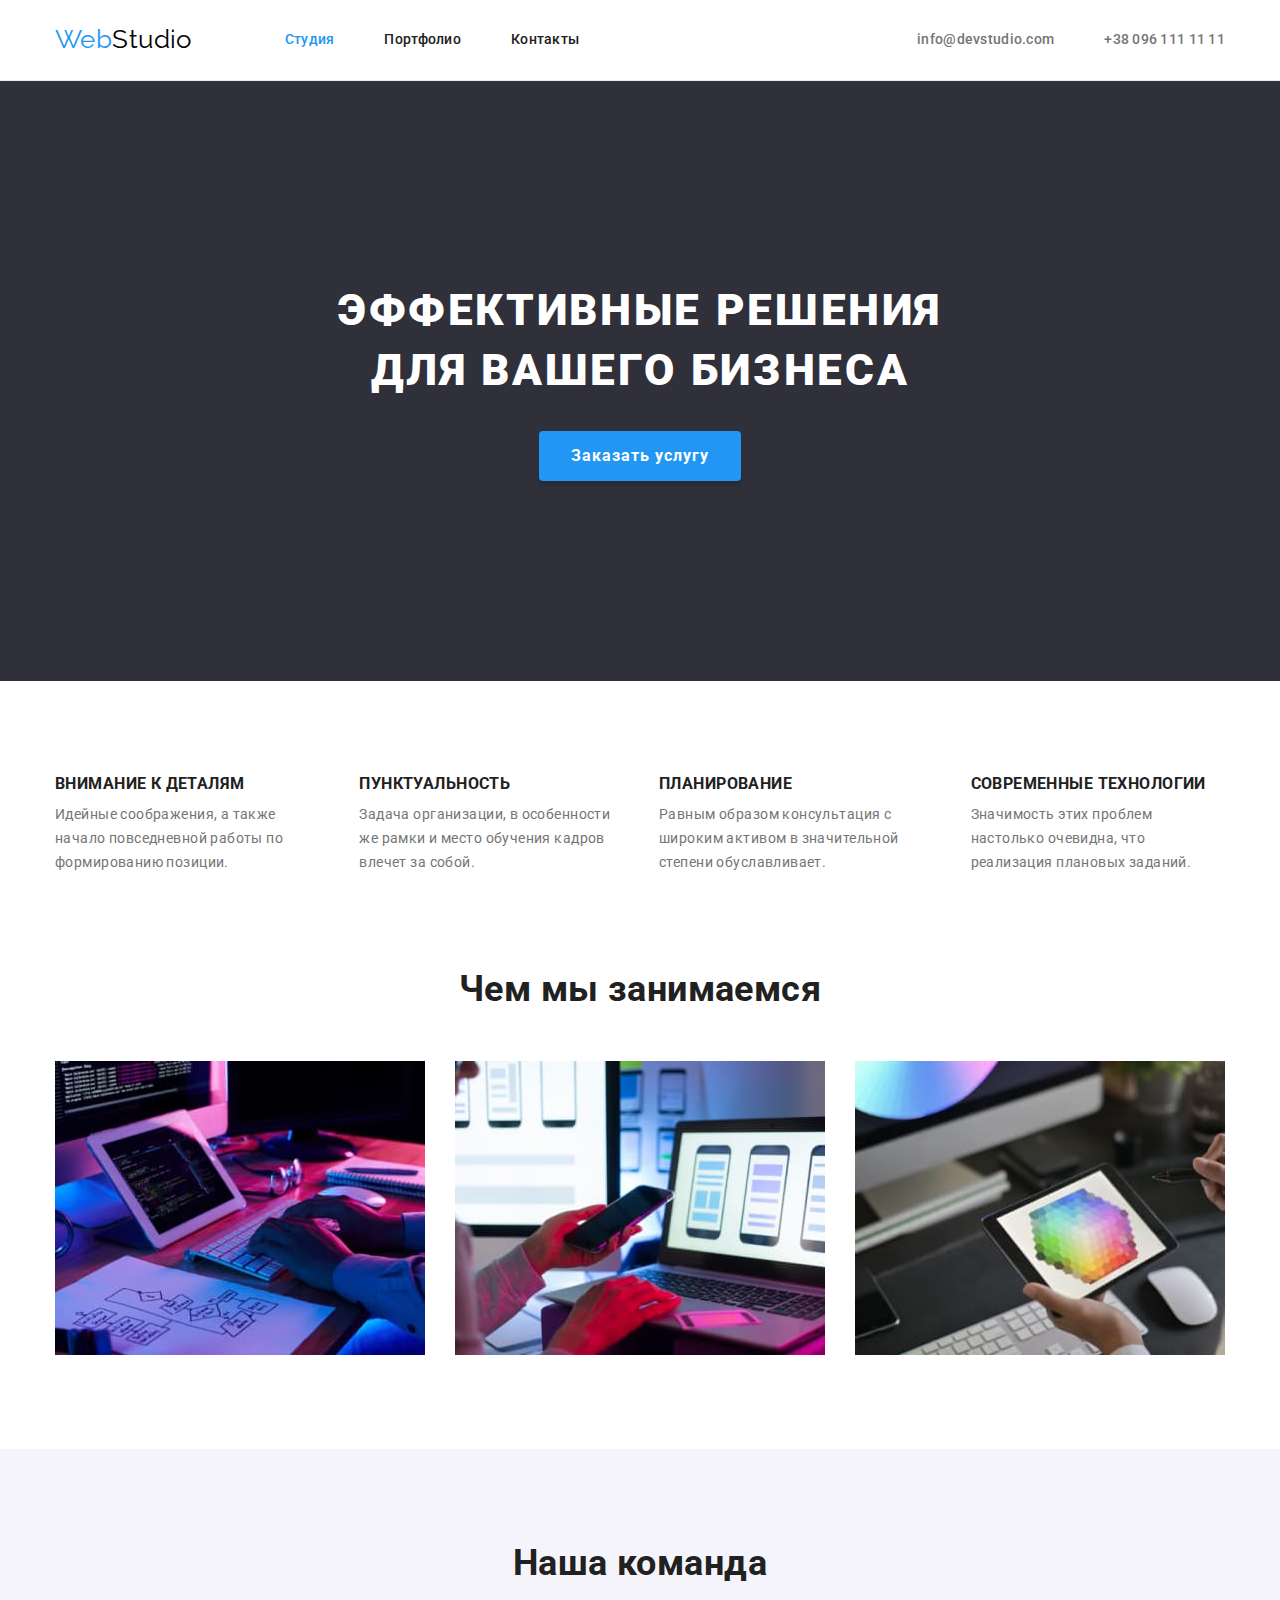
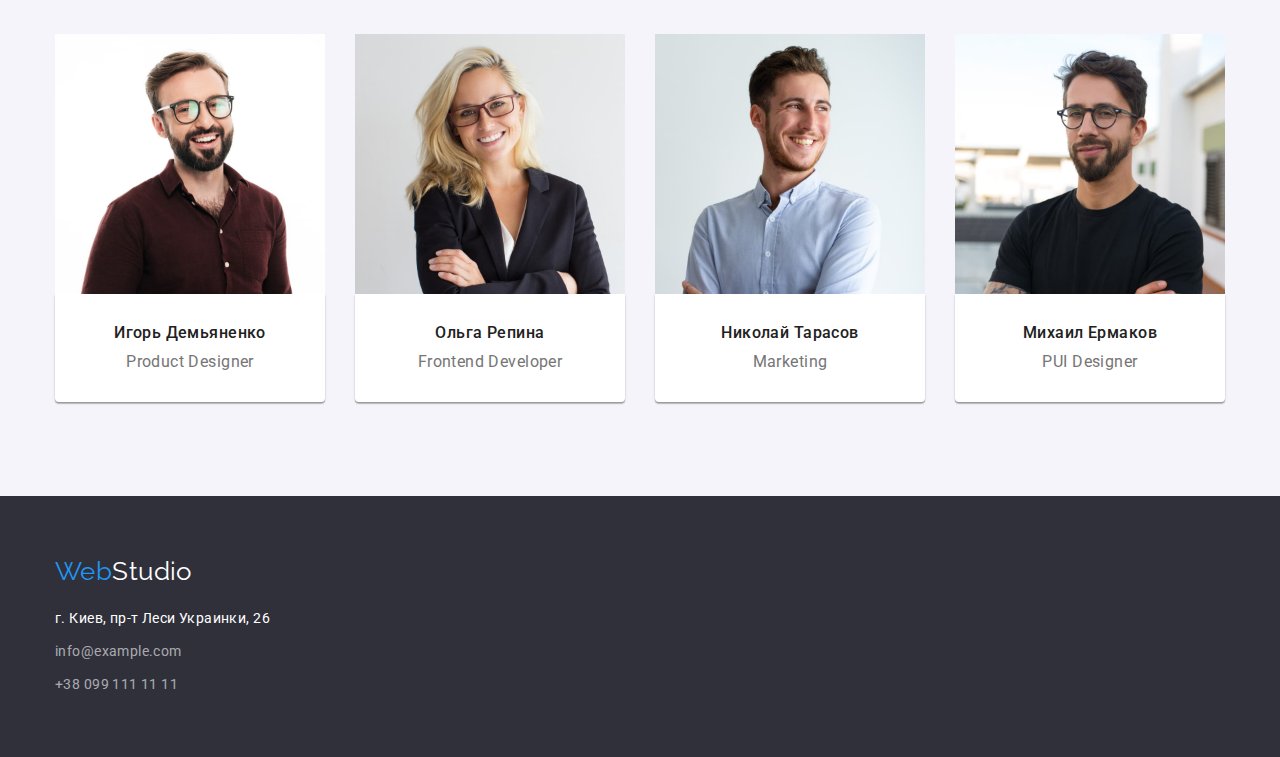
<file: index.html>
<!DOCTYPE html>
<html lang="ru">
  <head>
    <meta charset="UTF-8" />
    <meta http-equiv="X-UA-Compatible" content="IE=edge" />
    <meta name="viewport" content="width=device-width, initial-scale=1.0" />
    <title lang="en">WebStudio</title>
    <link
      rel="stylesheet"
      href="https://cdn.jsdelivr.net/npm/modern-normalize@1.1.0/modern-normalize.min.css"
    />
    <link rel="stylesheet" href="./css/styles.css" />
    <link rel="preconnect" href="https://fonts.googleapis.com" />
    <link rel="preconnect" href="https://fonts.gstatic.com" crossorigin />
    <link
      href="https://fonts.googleapis.com/css2?family=Raleway:wght@700&family=Roboto:wght@400;500;700;900&display=swap"
      rel="stylesheet"
    />
  </head>
  <body>
    <!--Верхняя линия-->
    <header class="header">
      <div class="container page-header-container">
        <nav class="nav">
          <a class="logo-text link" lang="en" href="./index.html"
            >Web<span class="logo-up">Studio</span></a
          >
          <ul class="menu list">
            <li class="menu-item">
              <a class="current nav-link link" href="./index.html">Студия</a>
            </li>
            <li class="menu-item">
              <a class="nav-link link" href="./portfolio.html">Портфолио</a>
            </li>
            <li class="menu-item">
              <a class="nav-link link" href="">Контакты</a>
            </li>
          </ul>
        </nav>
        <ul class="menu list">
          <li class="menu-item">
            <a
              class="menu-link-contact link"
              class="mail"
              lang="en"
              href="mailto:info@devstudio.com"
              >info@devstudio.com</a
            >
          </li>
          <li class="menu-item">
            <a class="menu-link-contact link" class="tel" href="tel:+380961111111"
              >+38 096 111 11 11</a
            >
          </li>
        </ul>
      </div>
    </header>
    <!--Шапка страницы-->
    <main>
      <section class="main-studio">
        <div class="container">
          <h1 class="main-title">Эффективные решения для вашего бизнеса</h1>
          <button class="main-btn" type="button">Заказать услугу</button>
        </div>
      </section>
      <!--Особенности-->
      <section class="benefits-section">
        <div class="container">
          <h2 class="visually-hidden">Преимущества</h2>
          <ul class="benefits list">
            <li class="benefits-card">
              <h3 class="benefits-title">Внимание к деталям</h3>
              <p class="benefits-text">
                Идейные соображения, а также начало повседневной работы по формированию позиции.
              </p>
            </li>
            <li class="benefits-card">
              <h3 class="benefits-title">Пунктуальность</h3>
              <p class="benefits-text">
                Задача организации, в особенности же рамки и место обучения кадров влечет за собой.
              </p>
            </li>
            <li class="benefits-card">
              <h3 class="benefits-title">Планирование</h3>
              <p class="benefits-text">
                Равным образом консультация с широким активом в значительной степени обуславливает.
              </p>
            </li>
            <li class="benefits-card">
              <h3 class="benefits-title">Современные технологии</h3>
              <p class="benefits-text">
                Значимость этих проблем настолько очевидна, что реализация плановых заданий.
              </p>
            </li>
          </ul>
        </div>
      </section>
      <!--Чем мы занимаемся-->
      <section class="work-box">
        <div class="container">
          <h2 class="joint-title">Чем мы занимаемся</h2>
          <ul class="work list">
            <li class="work-image">
              <img src="./images/work/box-1.jpg" alt="компьютер" width="370" height="294" />
            </li>
            <li class="work-image">
              <img src="./images/work/box-2.jpg" alt="мобильный телефон" width="370" height="294" />
            </li>
            <li class="work-image">
              <img src="./images/work/box-3.jpg" alt="планшет" width="370" height="294" />
            </li>
          </ul>
        </div>
      </section>
      <!--Наша команда-->
      <section class="employees-section">
        <div class="container">
          <h2 class="joint-title">Наша команда</h2>
          <ul class="employees list">
            <li class="employees-card">
              <img
                src="./images/employees/product-designer.jpg"
                alt="Product Designer"
                width="270"
                height="260"
              />
              <div class="employees-card-content">
                <h3 class="employees-name">Игорь Демьяненко</h3>
                <p class="employees-post" lang="en">Product Designer</p>
              </div>
            </li>
            <li class="employees-card">
              <img
                src="./images/employees/frontend-developer.jpg"
                alt="Frontend Developer"
                width="270"
                height="260"
              />
              <div class="employees-card-content">
                <h3 class="employees-name">Ольга Репина</h3>
                <p class="employees-post" lang="en">Frontend Developer</p>
              </div>
            </li>
            <li class="employees-card">
              <img
                src="./images/employees/marketing.jpg"
                alt="Marketing"
                width="270"
                height="260"
              />
              <div class="employees-card-content">
                <h3 class="employees-name">Николай Тарасов</h3>
                <p class="employees-post" lang="en">Marketing</p>
              </div>
            </li>
            <li class="employees-card">
              <img
                src="./images/employees/ui-designer.jpg"
                alt="PUI Designer"
                width="270"
                height="260"
              />
              <div class="employees-card-content">
                <h3 class="employees-name">Михаил Ермаков</h3>
                <p class="employees-post" lang="en">PUI Designer</p>
              </div>
            </li>
          </ul>
        </div>
      </section>
    </main>
    <!--Footer-->
    <footer class="footer">
      <div class="container">
        <a class="logo-text link" class="" lang="en" href="./index.html"
          >Web<span class="logo-footer">Studio</span></a
        >
        <address class="footer-menu-adress">
          <ul class="footer-menu list">
            <li class="footer-menu-card">
              <a
                class="footer-list link"
                href="https://goo.gl/maps/13j1HGoMfTqKpWUE6"
                target="_blank"
                rel="noopener noreferrer"
                ><span class="footer-address">г. Киев, пр-т Леси Украинки, 26</span></a
              >
            </li>
            <li class="footer-menu-card">
              <a class="footer-list link" href="mailto:info@devstudio.com">info@example.com</a>
            </li>
            <li class="footer-menu-card">
              <a class="footer-list link" href="tel:+380991111111">+38 099 111 11 11</a>
            </li>
          </ul>
        </address>
      </div>
    </footer>
  </body>
</html>
</file>
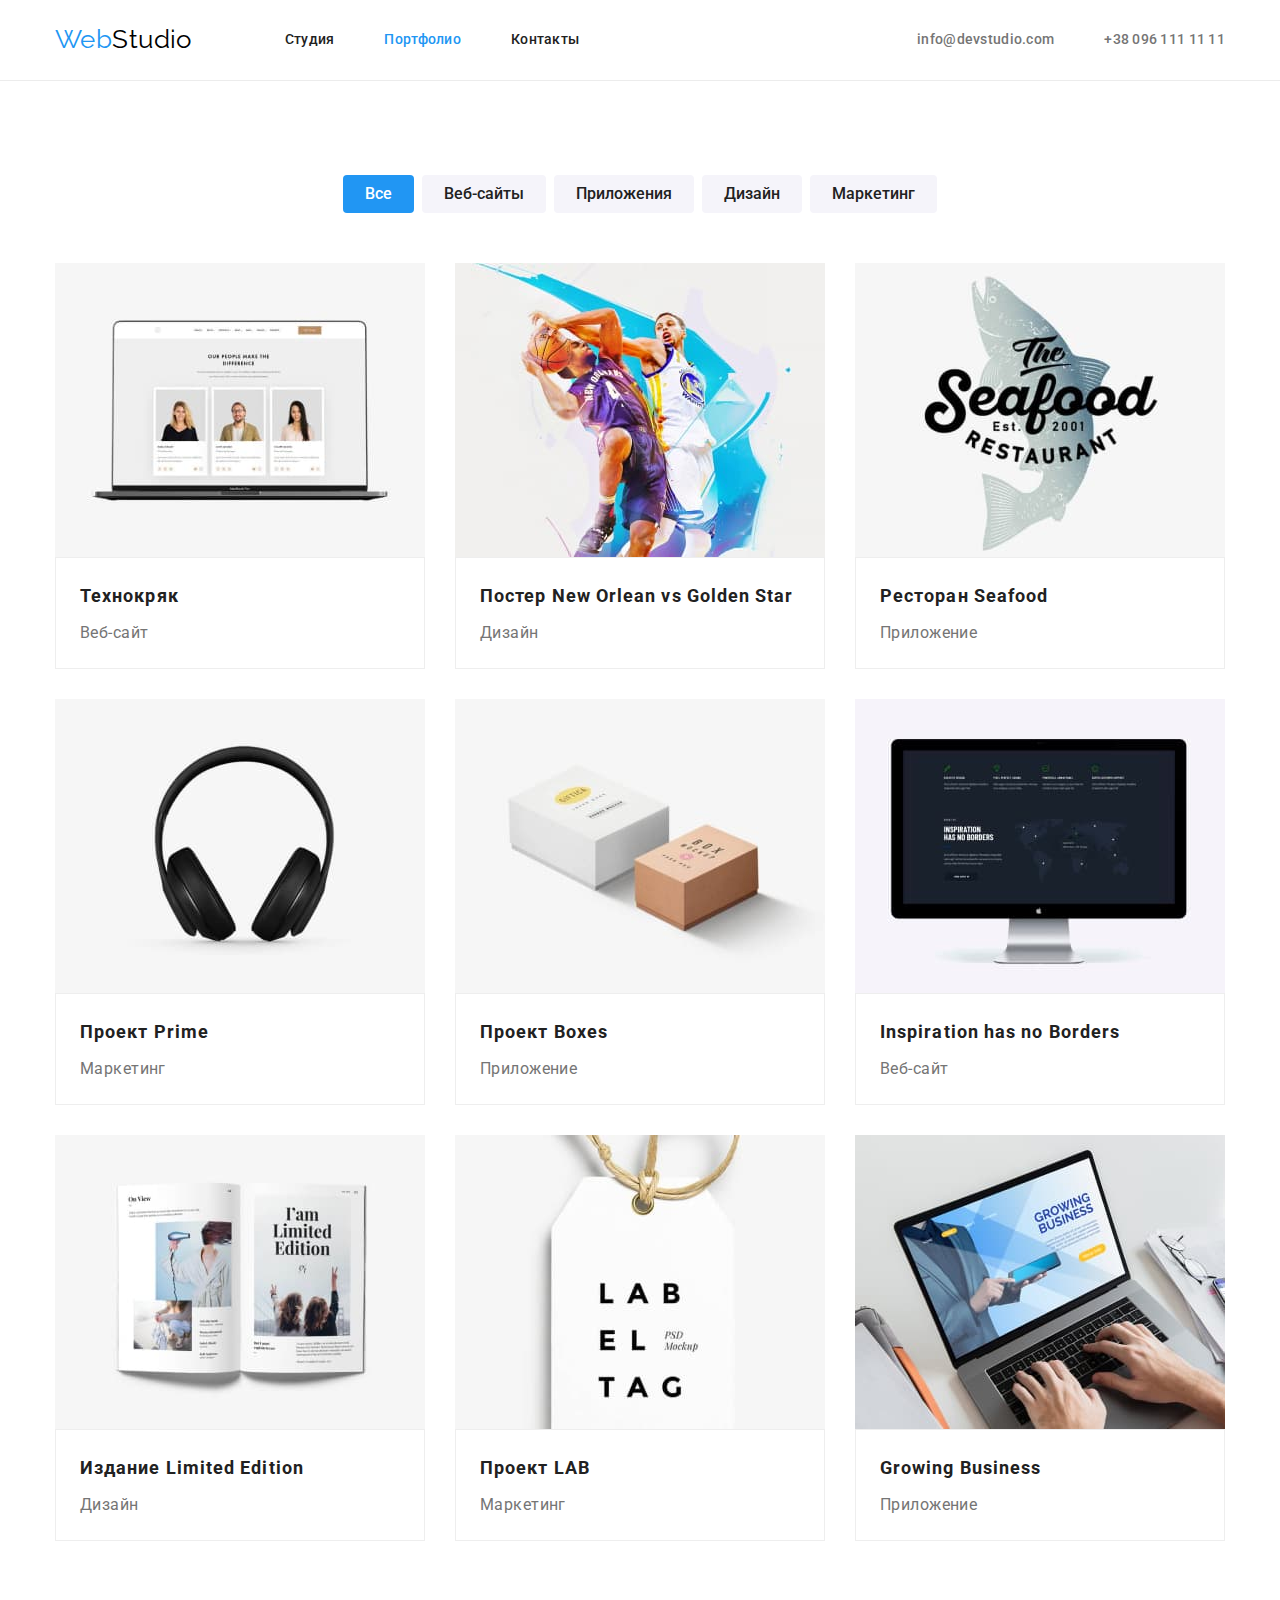
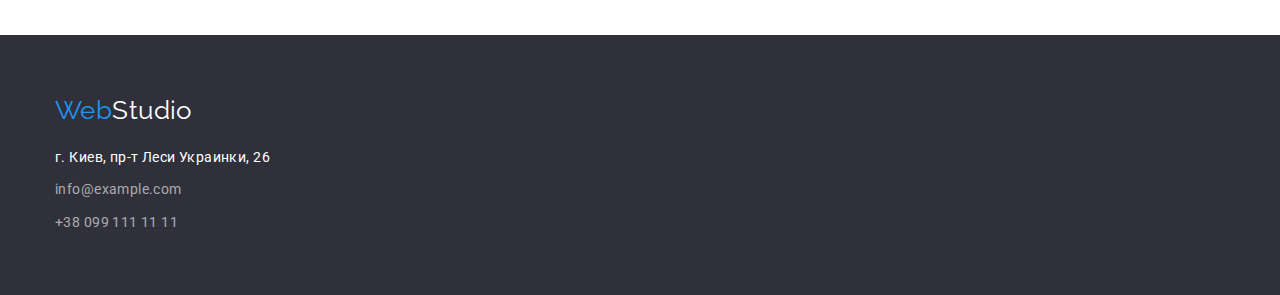
<file: portfolio.html>
<!DOCTYPE html>
<html lang="ru">
  <head>
    <meta charset="UTF-8" />
    <meta http-equiv="X-UA-Compatible" content="IE=edge" />
    <meta name="viewport" content="width=device-width, initial-scale=1.0" />
    <title lang="en">Portfolio</title>
    <link
      rel="stylesheet"
      href="https://cdn.jsdelivr.net/npm/modern-normalize@1.1.0/modern-normalize.min.css"
    />
    <link rel="stylesheet" href="./css/styles.css" />
    <link rel="preconnect" href="https://fonts.googleapis.com" />
    <link rel="preconnect" href="https://fonts.gstatic.com" crossorigin />
    <link
      href="https://fonts.googleapis.com/css2?family=Raleway:wght@700&family=Roboto:wght@400;500;700;900&display=swap"
      rel="stylesheet"
    />
  </head>
  <body>
    <!--Верхняя линия-->
    <header class="header">
      <div class="container page-header-container">
        <nav class="nav">
          <a class="logo-text link" lang="en" href="./index.html"
            >Web<span class="logo-up">Studio</span></a
          >
          <ul class="menu list">
            <li class="menu-item">
              <a class="nav-link link" href="./index.html">Студия</a>
            </li>
            <li class="menu-item">
              <a class="current nav-link link" href="./portfolio.html">Портфолио</a>
            </li>
            <li class="menu-item">
              <a class="nav-link link" href="">Контакты</a>
            </li>
          </ul>
        </nav>
        <ul class="menu list">
          <li class="menu-item">
            <a
              class="menu-link-contact link"
              class="mail"
              lang="en"
              href="mailto:info@devstudio.com"
              >info@devstudio.com</a
            >
          </li>
          <li class="menu-item">
            <a class="menu-link-contact link" class="tel" href="tel:+380961111111"
              >+38 096 111 11 11</a
            >
          </li>
        </ul>
      </div>
    </header>
    <!--Портфолио-->
    <main>
      <!--Меню-->
      <section class="portfolio">
        <div class="container">
          <h1 class="visually-hidden">Меню</h1>
          <ul class="btn list">
            <li class="btn-portfolio">
              <button class="current btn-list" type="button">Все</button>
            </li>
            <li class="btn-portfolio"><button class="btn-list" type="button">Веб-сайты</button></li>
            <li class="btn-portfolio">
              <button class="btn-list" type="button">Приложения</button>
            </li>
            <li class="btn-portfolio"><button class="btn-list" type="button">Дизайн</button></li>
            <li class="btn-portfolio"><button class="btn-list" type="button">Маркетинг</button></li>
          </ul>
          <!--Проекты-->
          <ul class="projects list">
            <li class="portfolio-card">
              <img src="./images/projects/веб-сайт-1.jpg" alt="Веб-сайт" width="370" height="294" />
              <div class="portfolio-card-content">
                <h3 class="projects-title">Технокряк</h3>
                <p class="projects-text" lang="ru">Веб-сайт</p>
              </div>
            </li>
            <li class="portfolio-card">
              <img src="./images/projects/дизайн-2.jpg" alt="Дизайн" width="370" height="294" />
              <div class="portfolio-card-content">
                <h3 class="projects-title">Постер New Orlean vs Golden Star</h3>
                <p class="projects-text" lang="ru">Дизайн</p>
              </div>
            </li>
            <li class="portfolio-card">
              <img
                src="./images/projects/приложение-3.jpg"
                alt="Приложение"
                width="370"
                height="294"
              />
              <div class="portfolio-card-content">
                <h3 class="projects-title">Ресторан Seafood</h3>
                <p class="projects-text" lang="ru">Приложение</p>
              </div>
            </li>
            <li class="portfolio-card">
              <img
                src="./images/projects/маркетинг-4.jpg"
                alt="Маркетинг"
                width="370"
                height="294"
              />
              <div class="portfolio-card-content">
                <h3 class="projects-title">Проект Prime</h3>
                <p class="projects-text" lang="ru">Маркетинг</p>
              </div>
            </li>
            <li class="portfolio-card">
              <img
                src="./images/projects/приложение-5.jpg"
                alt="Приложение"
                width="370"
                height="294"
              />
              <div class="portfolio-card-content">
                <h3 class="projects-title">Проект Boxes</h3>
                <p class="projects-text" lang="ru">Приложение</p>
              </div>
            </li>
            <li class="portfolio-card">
              <img src="./images/projects/веб-сайт-6.jpg" alt="Веб-сайт" width="370" height="294" />
              <div class="portfolio-card-content">
                <h3 class="projects-title">Inspiration has no Borders</h3>
                <p class="projects-text" lang="ru">Веб-сайт</p>
              </div>
            </li>
            <li class="portfolio-card">
              <img src="./images/projects/дизайн-7.jpg" alt="Дизайн" width="370" height="294" />
              <div class="portfolio-card-content">
                <h3 class="projects-title">Издание Limited Edition</h3>
                <p class="projects-text" lang="ru">Дизайн</p>
              </div>
            </li>
            <li class="portfolio-card">
              <img
                src="./images/projects/маркетинг-8.jpg"
                alt="Маркетинг"
                width="370"
                height="294"
              />
              <div class="portfolio-card-content">
                <h3 class="projects-title">Проект LAB</h3>
                <p class="projects-text" lang="ru">Маркетинг</p>
              </div>
            </li>
            <li class="portfolio-card">
              <img
                src="./images/projects/приложение-9.jpg"
                alt="Приложение"
                width="370"
                height="294"
              />
              <div class="portfolio-card-content">
                <h3 class="projects-title">Growing Business</h3>
                <p class="projects-text" lang="ru">Приложение</p>
              </div>
            </li>
          </ul>
        </div>
      </section>
    </main>
    <!--Footer-->
    <footer class="footer">
      <div class="container">
        <a class="logo-text link" class="" lang="en" href="./index.html"
          >Web<span class="logo-footer">Studio</span></a
        >
        <address class="footer-menu-adress">
          <ul class="footer-menu list">
            <li class="footer-menu-card">
              <a
                class="footer-list link"
                href="https://goo.gl/maps/13j1HGoMfTqKpWUE6"
                target="_blank"
                rel="noopener noreferrer"
                ><span class="footer-address">г. Киев, пр-т Леси Украинки, 26</span></a
              >
            </li>
            <li class="footer-menu-card">
              <a class="footer-list link" href="mailto:info@devstudio.com">info@example.com</a>
            </li>
            <li class="footer-menu-card">
              <a class="footer-list link" href="tel:+380991111111">+38 099 111 11 11</a>
            </li>
          </ul>
        </address>
      </div>
    </footer>
  </body>
</html>
</file>
<file: css/styles.css>
:root {
    --accent-color: #2196F3;
    --main-color: #212121;
    --top-color: #FFFFFF;
    --secondary-color: #757575;
}
h1,h2,h3,h4,p {
    margin-top: 0;
    margin-bottom: 0;
}
ul,ol {
    margin-top: 0;
    margin-bottom: 0;
    padding-left: 0;
    list-style: none;
}
img {
    display: block;
    min-width: 100%;
    height: auto;
}
.list {
    list-style: none;
}
.link {
    text-decoration: none;
}
body {
    font-family: 'Roboto', sans-serif;
    color: var(--top-color);
    background-color: var(--top-color);
    font-size: 14px;
    letter-spacing: 0.03em;
}
.container {
    width: 1200px;
    margin-left: auto;
    margin-right: auto;
    padding-left: 15px;
    padding-right: 15px;
}
.visually-hidden {
    position: absolute;
    width: 1px;
    height: 1px;
    margin: -1px;
    border: 0;
    padding: 0;
    white-space: nowrap;
    clip-path: inset(100%);
    clip: rect(0 0 0 0);
    overflow: hidden;
    }
/*======================Header*/
.header {
    padding-top: 24px;
    padding-bottom: 25px;
    border-bottom: 1px solid #ECECEC;
}
.page-header-container {
    display: flex;
    align-items: center;
    justify-content: space-between;
}
.nav {
    display: flex;
    align-items: center;
}
.menu {
    display: flex;
    align-items: center;
}
.menu-item:not(:last-child) {
    margin-right: 50px;
}
.logo-text {
    font-family: 'Raleway', sans-serif;
    font-size: 26px;
    line-height: 1.19;
    color: var(--accent-color);
    margin-right: 93px;
}
.logo-up {
    color: #000000;
}
.nav-link:hover,
.nav-link:focus {
    color: var(--accent-color);
}
.menu-link-contact:hover,
.menu-link-contact:focus {
    color: var(--accent-color);
}
.nav-link {
    font-weight: 500;
    line-height: 1.14;
    letter-spacing: 0.02em;
    color: var(--main-color);
}
.menu-link-contact {
    font-weight: 500;
    line-height: 1.14;
    letter-spacing: 0.02em;
    color: var(--secondary-color);
}
.menu-link-contact:not(:last-child) {
    margin-right: 50px;
}
/*======================Header===============================*/
/*======================Main*/
.main-studio {
    background-color: #2F303A;
    padding: 200px 0;
    text-align: center;
}
.main-title {
    font-weight: 900;
    font-size: 44px;
    line-height: 1.36;
    text-align: center;
    letter-spacing: 0.06em;
    text-transform: uppercase;
    color: var(--top-color);
    width: 693px;
    margin-right: auto;
    margin-left: auto;
    margin-bottom: 30px;
}
.main-btn{
    font-family: inherit;
    font-weight: 700;
    font-size: 16px;
    line-height: 1.87;
    letter-spacing: 0.06em;
    color: var(--top-color);
    cursor: pointer;
    box-shadow: 0px 4px 4px rgba(0, 0, 0, 0.15);
    border-radius: 4px;
    background-color: var(--accent-color);
    border: none;
    padding-top: 10px;
    padding-bottom: 10px;
    padding-left: 32px;
    padding-right: 32px;
}
button:hover,
button:focus {
    background-color: var(--accent-color);
}

.main-btn:hover {
    background-color: #188CE8;
}
/*======================Main===============================*/
/*======================Особенности*/

.benefits-title{
    line-height: 1.14;
    text-transform: uppercase;
    color: var(--main-color);
    margin-bottom: 10px;
}
.benefits-title:not(:nth-child(4n)) {
    margin-bottom: 10px;
}
.benefits-text {
    line-height: 1.71;
    color: var(--secondary-color);
}
.benefits-section {
    padding-top: 94px;
    padding-bottom: 94px;
}
.benefits-card:not(:nth-child(4n)) {
    margin-right: 30px;
}
/*======================Особенности=========================*/
/*======================Чем мы занимаемся*/
.work {
    display: flex;
    flex-wrap: wrap;
}
.work-box {
    padding-bottom: 94px;
}
.benefits {
    display: flex;
}
.work-image:not(:nth-child(3n)) {
    margin-right: 30px;
}
.joint-title {
    font-size: 36px;
    line-height: 1.16;
    text-align: center;
    color: var(--main-color);
    margin-bottom: 50px;
}
/*==================Чем мы занимаемся======================*/
/*======================Наша команда*/
.employees {
    display: flex;
    flex-wrap: wrap;
    
}
.employees-name {
    font-weight: 500;
    font-size: 16px;
    line-height: 1.18;
    text-align: center;
    color: var(--main-color);
    margin-bottom: 10px;
}
.employees-post {
    font-size: 16px;
    line-height:1.18;
    text-align: center;
    color: var(--secondary-color);
}
.employees-card:not(:nth-child(4n)) {
    margin-right: 30px;
}
.employees-section {
    background: #F5F4FA;
    padding-top: 94px;
    padding-bottom: 94px;
}
.employees-card-content {
    padding-top: 30px;
    padding-bottom: 30px;
    background: #FFFFFF;
    box-shadow: 0px 1px 3px rgba(0, 0, 0, 0.12), 0px 1px 1px rgba(0, 0, 0, 0.14), 0px 2px 1px rgba(0, 0, 0, 0.2);
    border-radius: 0px 0px 4px 4px;
}
/*===================Наша команда======================*/
/*=======================================Footer*/
.logo-footer {
    color: var(--top-color);
}
.footer {
    background-color: #2F303A;
    padding: 60px 0;
    margin-right: 0;
}
.footer-list {
    font-style: normal;
    line-height: 1.71;
    color: rgba(255, 255, 255, 0.6);
}
.footer-address {
    color: var(--top-color);
}
.footer-list:hover,
.footer-list:focus {
    color: var(--accent-color);
}
.footer-menu:not(:last-child) {
    margin-bottom: 9px;
}
.footer-menu-adress {
    margin-top: 20px;
}
.footer-menu-card:not(:last-child) {
    margin-bottom: 9px;
}
/*=======================================Footer===============*/
/*======================Меню*/
.btn-list {
    font-family: inherit;
    font-weight: 500;
    font-size: 16px;
    line-height: 1.62;
    text-align: center;
    color: var(--main-color);
    background-color: #f5f4fa;
    border-radius: 4px 4px 4px 4px;
    border: none;
    padding-top: 6px;
    padding-bottom: 6px;
    padding-left: 22px;
    padding-right: 22px;
}
.btn-list:hover,
.btn-list:focus {
    background-color: var(--accent-color);
    color: var(--top-color);
}
.btn-list.current {
    color: var(--top-color);
    background-color: var(--accent-color);
}
.btn-list:not(:last-child) {
    margin-right: 8px;
}
/*======================Меню===============================*/
/*======================Проекты*/
.btn {
    display: flex;
    flex-wrap: wrap;
    margin-bottom: 50px;
    justify-content: center;
}
.btn-portfolio:not(:nth-child(5n)) {
    margin-right: 8px;
}
.projects {
    display: flex;
    flex-wrap: wrap;
    justify-content: space-between;
}
.portfolio {
    padding-top: 94px;
    padding-bottom: 94px;
}
.projects-title {
    font-size: 18px;
    line-height: 2;
    letter-spacing: 0.06em;
    color: var(--main-color);
    margin-bottom: 4px;
}
.projects-text {
    font-size: 16px;
    line-height: 1.87;
    color: var(--secondary-color);
}
.portfolio-card-content {
    padding-top: 20px;
    padding-bottom: 20px;
    padding-left: 24px;
    padding-right: 24px;
    background: #FFFFFF;
    border: 1px solid #EEEEEE;
}
.portfolio-card:not(:nth-child(3n)) {
    margin-right: 30px;
}
.portfolio-card:not(:nth-last-child(-n + 3)) {
    margin-bottom: 30px;
}
/*==================Проекты===============================*/
.current {
    color: var(--accent-color);
    background-color: var(--top-color);
}
</file>
